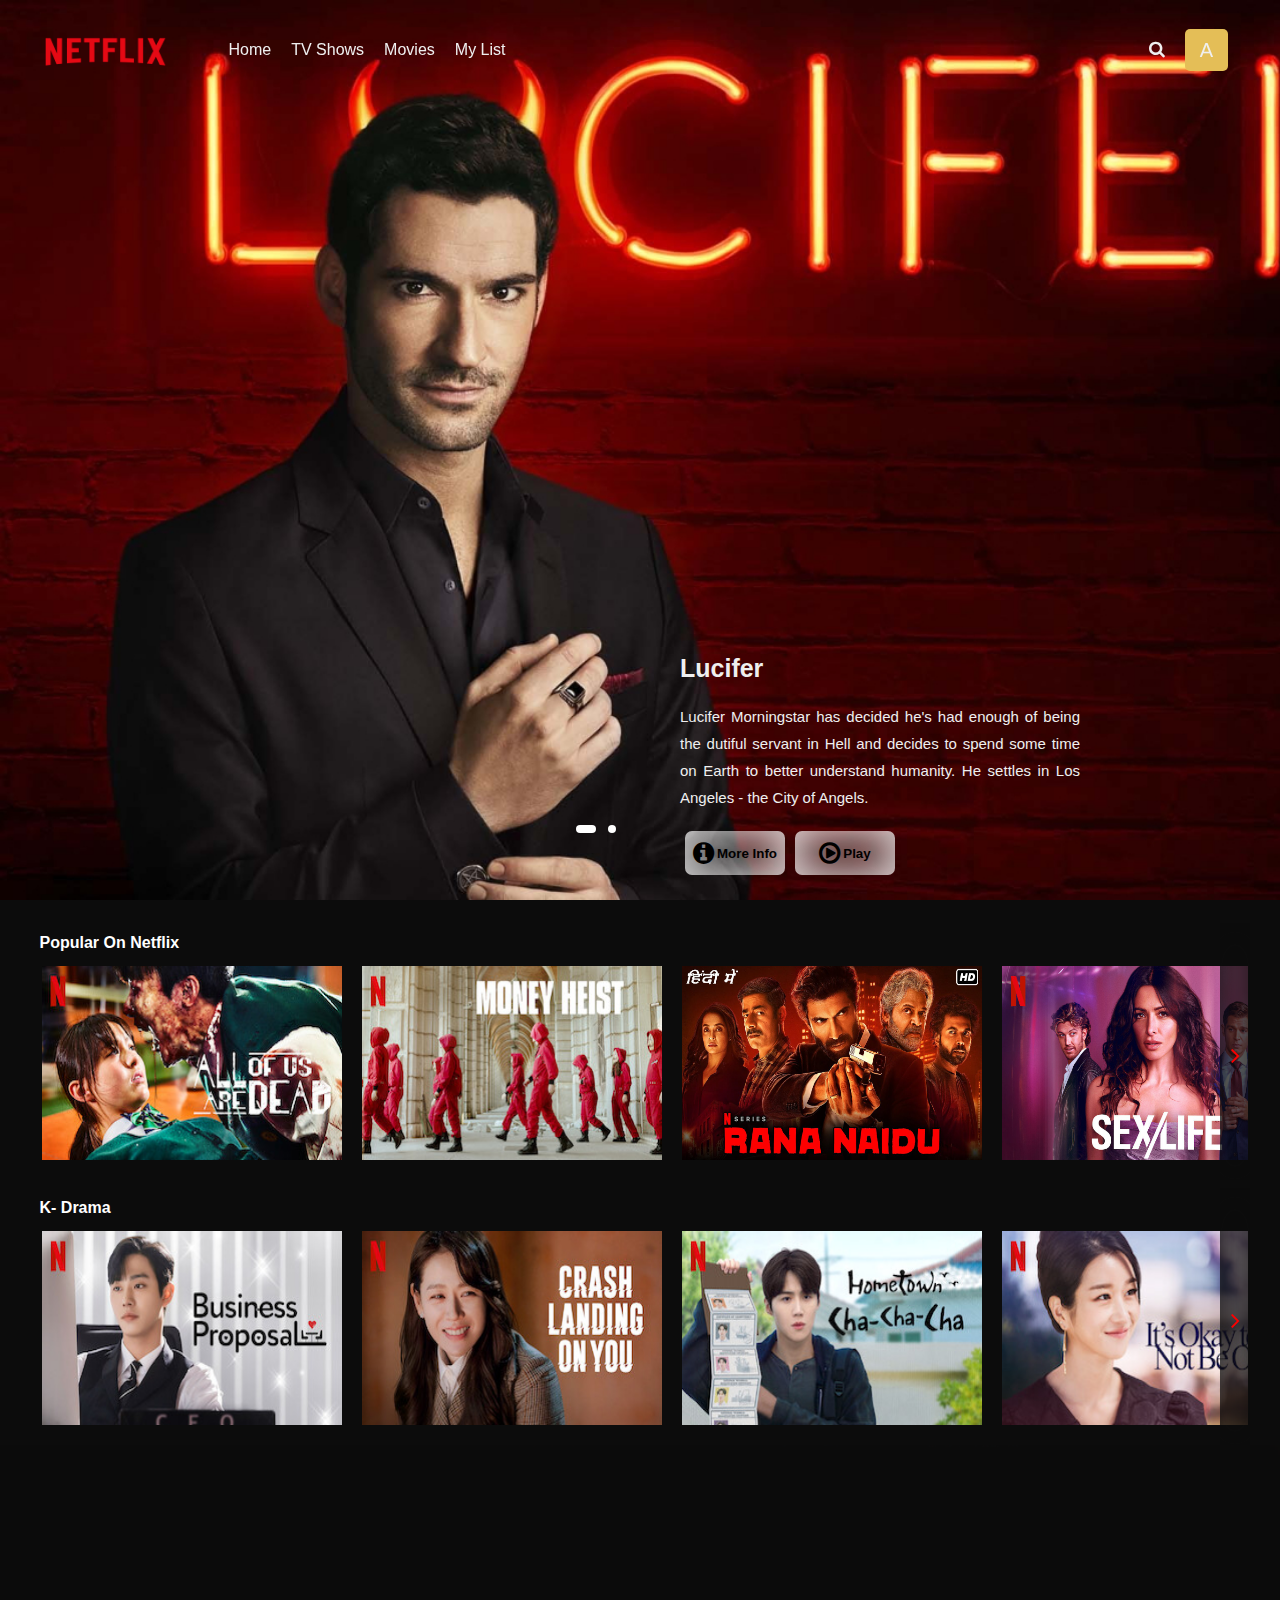
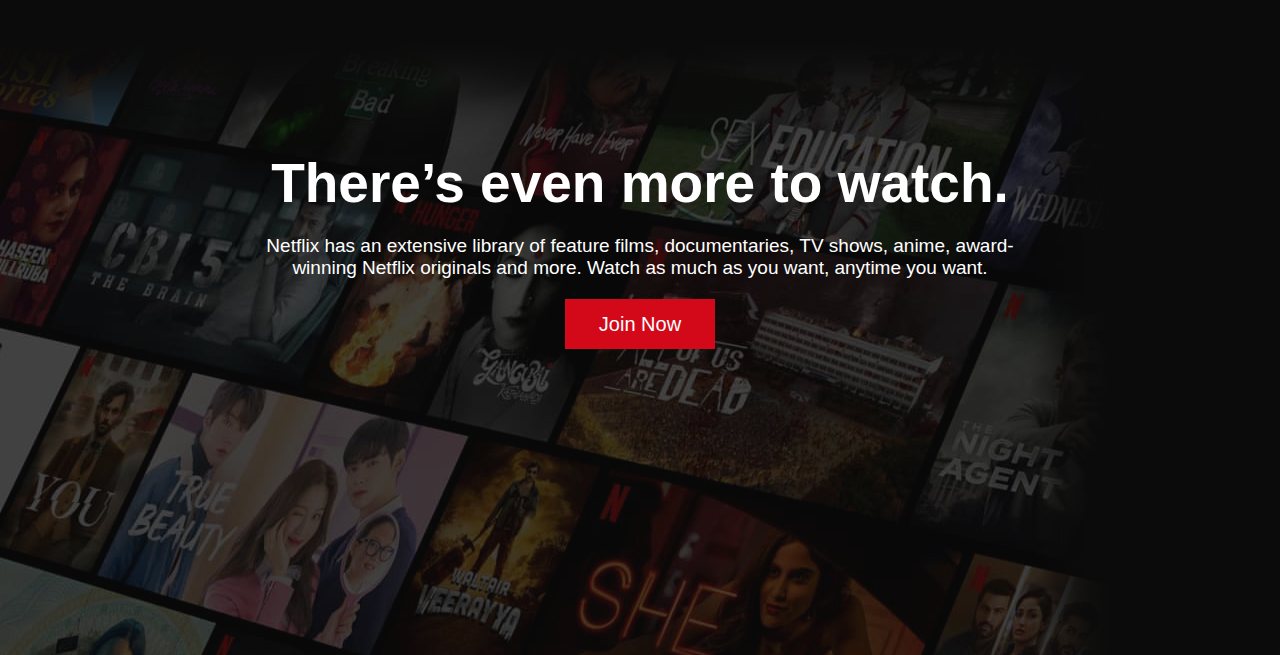
<file: Task 3/index.html>
<!DOCTYPE html>
<html lang="en">

<head>
    <meta charset="UTF-8">
    <meta http-equiv="X-UA-Compatible" content="IE=edge">
    <meta name="viewport" content="width=device-width, initial-scale=1.0">
    <title>Netflix Clone</title>
    <link rel="stylesheet" href="./style.css">
    <link rel="stylesheet" href="https://cdnjs.cloudflare.com/ajax/libs/font-awesome/4.7.0/css/font-awesome.min.css">
</head>

<body>
    <header class="header_section">
        <div class="inner_header_section">
            <div class="logo">
                <img src="./logo.png">
            </div>
            <div class="menu_search">
                <ul class="menu">
                    <li><a href="">Home</a></li>
                    <li><a href="">TV Shows</a></li>
                    <li><a href="">Movies</a></li>
                    <li><a href="">My List</a></li>
                </ul>
            </div>
            <ul class="right_menu">
                <li class="right_menu_list"><i class="fa fa-search"></i></li>
                <li class="right_menu_list"><span>A</span></li>
            </ul>
        </div>
    </header>
    <div class="home_section">
        <div class="inner_home_section">
            <div class="slider slider-1 show ">
                <div class="slider_content">
                    <h2>Lucifer</h2>
                    <p>Lucifer Morningstar has decided he's had enough of being the dutiful servant in Hell and decides
                        to spend some time on Earth to better understand humanity. He settles in Los Angeles - the City
                        of Angels.</p>
                    <div class="button_div">
                        <button class="watch home_button">
                            <i class="fa fa-info-circle" aria-hidden="true"></i>
                            <p> More Info</p>
                        </button>
                        <button class="more_info home_button">
                            <i class="fa fa-play-circle-o" aria-hidden="true"></i>
                            <p> Play</p>
                        </button>
                    </div>
                </div>

            </div>
            <div class="slider slider-2 ">
                <div class="slider_content">
                    <h2>Kung Fu Panda</h2>
                    <p>Legendary warrior Po teams up with an elite English knight on a global quest to rescue magical
                        weapons, restore his reputation — and save the world!</p>
                    <div class="button_div">
                        <button class="watch home_button">
                            <i class="fa fa-info-circle" aria-hidden="true"></i>
                            <p> More Info</p>
                        </button>
                        <button class="more_info home_button">
                            <i class="fa fa-play-circle-o" aria-hidden="true"></i>
                            <p> Play</p>
                        </button>
                    </div>

                </div>


            </div>
            <div class="slider-points">
                <span class="slider_1_point active"></span>
                <span class="slider_1_point "></span>
            </div>

        </div>
    </div>
    <section class="popular_shows">
        <div class="popular-on-netflix">
            <h4>Popular On Netflix</h4>
            <span class="movie-scroll-btn movie-scroll-left-btn" onclick="scrollshowleft(1)"><i class="fa fa-angle-left" aria-hidden="true"></i>
            </span>
            <div class="inner_popular_shows">
                <div class="show_card">
                    <img src="./tranding_on_netflix/all_of_us_dead.jpg">
                </div>
                <div class="show_card">
                    <img src="./tranding_on_netflix/money_heist.jpg">
                </div>
                <div class="show_card">
                    <img src="./tranding_on_netflix/rana_naidu.jpg">
                </div>
                <div class="show_card">
                    <img src="./tranding_on_netflix/sex_life_poster.jpg">
                </div>
                <div class="show_card">
                    <img src="./tranding_on_netflix/the-sandman.jpg">
                </div>
                <div class="show_card">
                    <img src="./tranding_on_netflix/the-night-agent.jpg">
                </div>
                <div class="show_card">
                    <img src="./tranding_on_netflix/wednesday.jpg">
                </div>
            </div>
            <span class="movie-scroll-btn movie-scroll-right-btn" onclick="scrollshows(1)"><i class="fa fa-angle-right" aria-hidden="true"></i>
            </span>
        </div>
        <div class="popular-on-netflix k-drama">
            <h4>K- Drama</h4>
            <span class="movie-scroll-btn movie-scroll-left-btn k-drama-left" onclick="scrollshowleft(2)"><i class="fa fa-angle-left" aria-hidden="true"></i>
            </span>
            <div class="inner_popular_shows">
                <div class="show_card">
                    <img src="./k_drama/bussiness_proposal.jpg">
                </div>
                <div class="show_card">
                    <img src="./k_drama/crash_landing_on_you.jpg">
                </div>
                <div class="show_card">
                    <img src="./k_drama/hometown_chacha.jpg">
                </div>
                <div class="show_card">
                    <img src="./k_drama/its_ok_to_be_not_ok.jpg">
                </div>
                <div class="show_card">
                    <img src="./k_drama/k-drama-bussiness-proposal.jpg">
                </div>
                <div class="show_card">
                    <img src="./k_drama/trading_hounting _of_hill.jpg">
                </div>
                <div class="show_card">
                    <img src="./k_drama/squid_game.jpg">
                </div>
            </div>
            <span class="movie-scroll-btn movie-scroll-right-btn" onclick="scrollshows(2)"><i class="fa fa-angle-right" aria-hidden="true"></i>
            </span>
        </div>
    </section>
    <section class="subscribe_section">
        <h3>There’s even more to watch.</h3>
        <p>Netflix has an extensive library of feature films, documentaries, TV shows, anime, award-winning Netflix originals and more. Watch as much as you want, anytime you want.

        </p>
        <button>Join Now</button>
    </section>
    <script>
        let slidevar=1;
        function changeSlide(slider)
        {
            let sliderNo=document.querySelectorAll('.slider');
            let sliderpoint=document.querySelectorAll('.slider-points span');
            for(i=0;i<sliderNo.length;i++)
            {
                sliderNo[i].classList.remove('show')
                sliderpoint[i].classList.remove('active')
            }
            if(slidevar>2)
            {
                slidevar=1;
                slider=1;
            }
            sliderNo[slider-1].classList.add('show')
            sliderpoint[slider-1].classList.add('active')
        }
        setInterval(()=>{
            changeSlide(slidevar);
            slidevar+=1;
        },5000);

        function scrollshows(number)
        {
            if(number==1)
            {
                let scrollableContent=document.querySelector('.inner_popular_shows');
                if(scrollableContent.scrollLeft==0)
                {
                    document.querySelector('.movie-scroll-left-btn').style.opacity=1;
                }
                scrollableContent.scrollLeft+=700;
            }
            else
            {
                let kDramascrollableContent=document.querySelector('.k-drama .inner_popular_shows');
                if(kDramascrollableContent.scrollLeft==0)
                {
                    document.querySelector('.k-drama-left').style.opacity=1;
                }
                kDramascrollableContent.scrollLeft+=700;
            }
        }

        function scrollshowleft(number)
        {
            if(number==1)
            {
                let scrollableContent=document.querySelector('.inner_popular_shows');
                if(scrollableContent.scrollLeft==0)
                {
                    document.querySelector('.movie-scroll-btn').style.opacity=0;
                }
                scrollableContent.scrollLeft-=700;
            }
            else
            {
                let kDramascrollableContent=document.querySelector('.k-drama .inner_popular_shows');
                if(kDramascrollableContent.scrollLeft==0)
                {
                    document.querySelector('.k-drama-left').style.opacity=0;
                }
                kDramascrollableContent.scrollLeft-=700;
            }
        }
    </script>
</body>

</html>
</file>
<file: Task 3/style.css>
body
{
    margin: 0;
    padding: 0;
    background-color: #0c0c0c;
    position: relative;
    font-family: sans-serif;
}
body::-webkit-scrollbar
{
    display: none;
}
.header_section
{
    width: 100%;
    height: 100px;
    display: flex;
    justify-content: center;
    align-items: center;
    position: fixed;
    left: 0;
    top: 0;
    z-index: 99;
}
.inner_header_section
{
    width: 95%;
    height: 100%;
    display: flex;
    align-items: center;
}
.inner_header_section .logo
{
    width: 150px;
    height: 70px;
    display: flex;
    justify-content: center;
    align-items: center;
}
.inner_header_section .logo>img{
    width: 100%;
    height: 100%;
}
.menu_search
{
    display: flex;
    justify-content: space-between;
    height: 100%;
    width: 80%;
}
ul
{
    margin: 0;
    display: flex;
    align-items: center;
    list-style: none;
}
.menu
{
    height: 100%;
}
a{
    text-decoration: none;    
}
.menu>li{
    margin: 10px;
    font-size: 16px;
}
.menu>li>a{
    color: #efefef;
}
.right_menu
{
    display: flex;
    padding: 10px;
}
.right_menu>li
{
    font-size: 17px;
    color: #efefef;
    margin: 10px;
    cursor: pointer;
    z-index: 99;
}
.right_menu_list>span{
    width: 50px;
    height: 50px;
    font-size: 20px;
    border-radius: 5px;
    background-color: #e4be57;
    padding: 10px 15px;
}


/* Slider Section */

.home_section
{
    height: 100vh;
    width: 100%;
    overflow: hidden;
    position: relative;
}
.inner_home_section
{
    height: 100%;
    width: 100%;
    display: flex;
}
.slider
{
    height: 100%;
    min-width: 0;
    position: relative;
    transition: all 1.5s;
    overflow: hidden;
}
.slider.show
{
    min-width: 100%;    
}
.slider_content
{
    position: absolute;
    margin-left: 50px;
    width: 400px;
    right: 200px;
    bottom: 20px;
    text-align: justify;
}
.slider-1
{
    background: url('./slider_2.jpg');
    background-size: cover;
    background-attachment: fixed;
    background-repeat: no-repeat;
}
.slider-2
{
    background: url('./kungfupanda.jpg');
    background-size: cover;
    background-attachment: fixed;
    background-repeat: no-repeat;
}
.slider-2>.slider_content
{
    left: 20px;
    bottom: 100px;
}

.slider_content>h2{
    font-size: 25px;
    color: #efefef;
}
.slider_content>p{
    font-size: 15px;
    color: #efefef;
    line-height: 1.8em;
}
.button_div
{
    display: flex;
}
.home_button
{
    border-radius: 7px;
    outline: none;
    border: none;
    display: flex;
    justify-content: center;
    align-items: center;
    margin: 5px;
    width: 100px;
    cursor: pointer;
    background-color: transparent;
    box-shadow: rgba(255,255,255,0.8) 0 0 35px 8px inset;
}
.home_button>i{
    font-size: 25px;
    
}
.home_button>p{
    font-weight: 600;
    margin-left: 3px;
}
.slider-points
{
    position: absolute;
    width: 40px;
    height: 30px;
    display: flex;
    justify-content: space-between;
    bottom: 5%;
    left: 45%;
}
.slider-points>span{
    display: block;
    width: 8px;
    height: 8px;
    border-radius: 50%;
    z-index: 99;
    background: #fff;    
}
.slider-points>span.active:nth-child(1)
{
    width: 20px;
    margin-left: 0px;
    border-radius: 5px;
    transition: all 0.5s ;
}
.slider-points>span.active:nth-child(2)
{
    width: 20px;
    margin-left: 0px;
    border-radius: 5px;
    transition: all 0.5s ;
}
/* popular Shows */


.popular_shows
{
    position: relative;
    width: 100%;
    height: 100%;
    display: flex;
    justify-content: center;
    align-items: center;
    flex-direction: column;
    padding-top: 15px;

}

.popular-on-netflix
{
    position: relative;
    width: 100%;
    height: 250px;
    overflow: hidden;
    display: flex;
    justify-content: center;
    align-items: center;
    flex-direction: column;
    padding-top: 15px;    
}

.popular-on-netflix>h4{
    margin: 0;
    margin-left: 15px;
    width: 95%;
    padding: 4px;
    color: #fff;
}
.inner_popular_shows
{
    width: 95%;
    height: 100%;
    padding: 10px 0;
    display: flex;
    overflow-x: scroll;
    justify-content: space-between;
    position: relative;
    scroll-behavior: smooth;
}

.inner_popular_shows::-webkit-scrollbar
{
    display: none;
}

.show_card
{
    min-width: 300px;
    height: 95%;
    margin: 0 10px;
}
.show_card>img
{
    width: 100%;
    height: 100%;
}
.movie-scroll-btn
{
    position: absolute;
    font-size: 25px;
    right: 30px;
    display: flex;
    justify-content: center;
    align-items: center;
    border-radius: 3px;
    height: 100%;
    width: 30px;
    cursor: pointer;
    color: red;
    box-shadow: #0c0c0c 0 0 35px 8px inset;
    z-index: 99;
}
.movie-scroll-left-btn
{
    opacity: 0;
    left: 25px;
    z-index: 99;
}

.subscribe_section
{
    width: 100%;
    height: 90vh;
    background: url('./netflix_home.jpg');
    display: flex;
    justify-content: center;
    align-items: center;
    flex-direction: column;
    position: relative;
    box-shadow: #0c0c0c -220px 250px 50px inset;
}
.subscribe_section::before
{    
    position: absolute;
    content: '';
    background: #0c0c0c;
    top: 0;
    left: 0;
    width: 100%;
    height: 100%;
    opacity: 0.7;
}
.subscribe_section>h3{
    width: 800px;
    text-align: center;
    font-size: 55px;
    color: #fff;
    margin: 0;
    position: relative;
}
.subscribe_section>p{
    width: 800px;
    text-align: center;
    font-size: 19px;
    color: #fff;
    margin: 0;
    margin-top: 20px;
    position: relative;
}
.subscribe_section>button
{
    width: 150px;
    height: 50px;
    background: rgb(211,9,26);
    outline: none;
    border: none;
    font-size: 20px;
    color: #fff;
    cursor: pointer;
    position: relative;
    margin-top: 20px;
}
</file>
